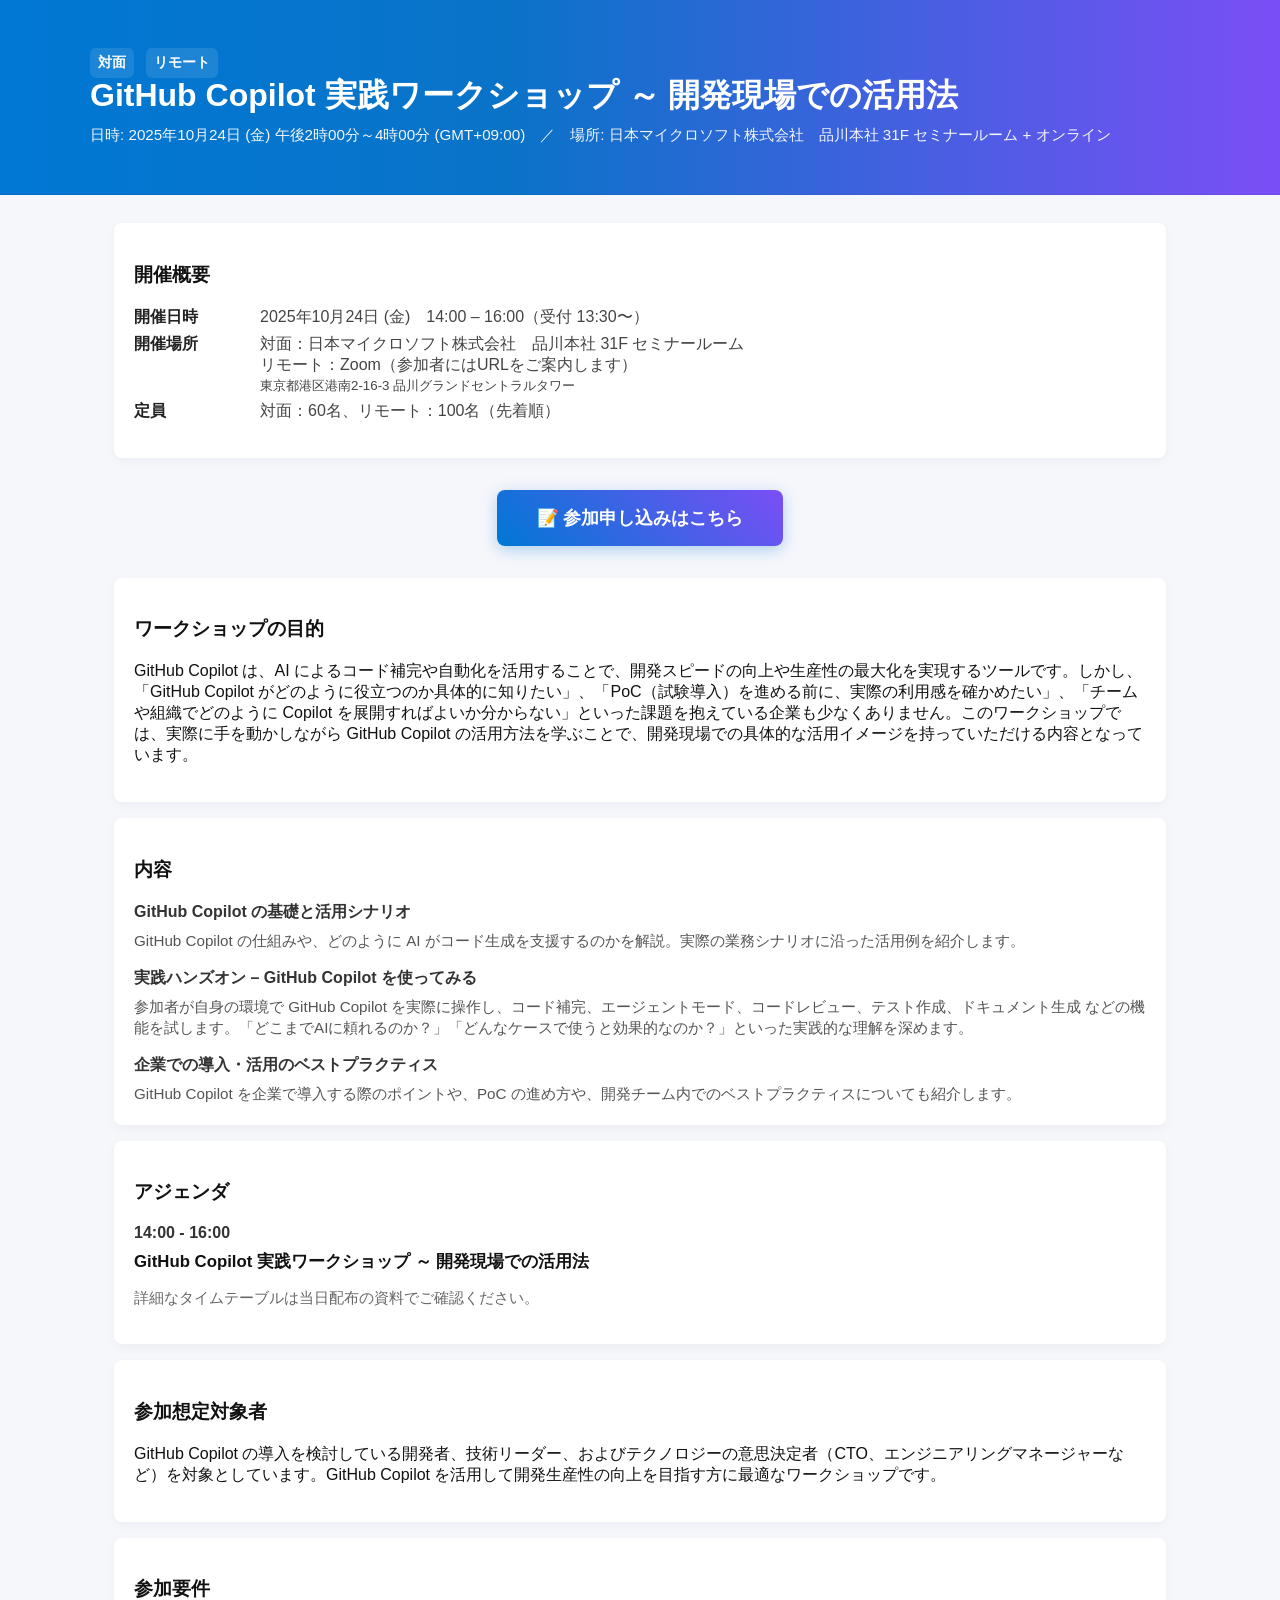
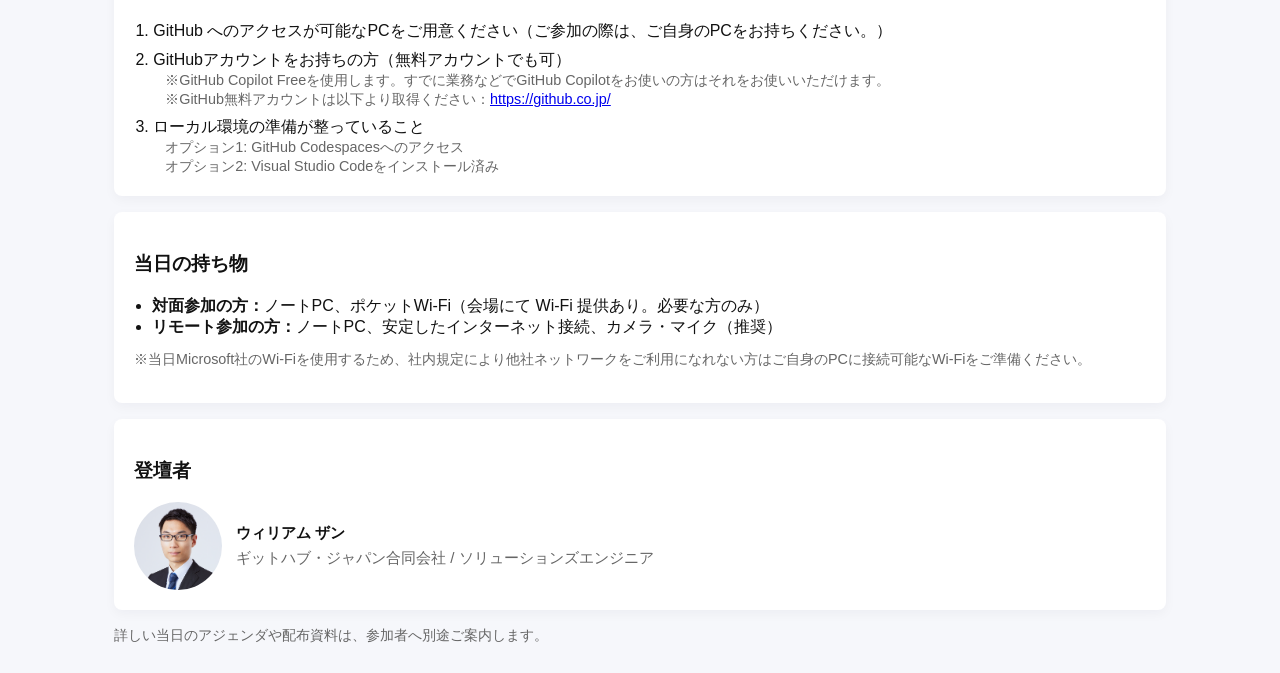
<file: registrations/20251024.html>
<!doctype html>
<html lang="ja">
<head>
  <meta charset="utf-8">
  <meta name="viewport" content="width=device-width,initial-scale=1">
  <title>GitHub Copilot 実践ワークショップ（2025/10/24）</title>
  <style>
    :root{--blue-500:#0078d4;--bg:#f6f7fb;--card:#fff}
    *{box-sizing:border-box}
    body{font-family: -apple-system, BlinkMacSystemFont, "Segoe UI", Roboto, "Hiragino Kaku Gothic ProN", "Noto Sans JP", "Yu Gothic", sans-serif;margin:0;background:var(--bg);color:#111}
    .hero{background:linear-gradient(90deg,var(--blue-500) 0%,#0a73c8 40%,#7b4ef6 100%);color:#fff;padding:48px 24px;border-bottom:1px solid rgba(0,0,0,0.06)}
    .hero .inner{max-width:1100px;margin:0 auto;display:flex;align-items:center;gap:24px}
    .hero h1{margin:0;font-size:2rem;line-height:1.1}
    .hero .meta{margin-top:12px;font-size:0.95rem;opacity:0.95}
    .container{max-width:1100px;margin:28px auto;padding:0 24px}

    .notice{background:#fff8e1;border:1px solid #ffe0a3;padding:16px;border-radius:8px;display:flex;align-items:center;gap:12px;margin-bottom:24px}
    .notice .dot{width:12px;height:12px;border-radius:50%;background:#d9534f;display:inline-block}
    .layout{display:grid;grid-template-columns:1fr;gap:24px}

    /* 左カラム（タイムライン） */
    .left{background:var(--card);padding:20px;border-radius:8px;box-shadow:0 4px 12px rgba(12,23,40,0.06)}
    .time{font-weight:600;color:#333;margin-bottom:8px}
    .event-title{font-size:1.05rem;font-weight:700;margin:6px 0}
    .muted{color:#666;font-size:0.95rem}

    /* 右カラム */
    .right section{background:var(--card);padding:20px;border-radius:8px;box-shadow:0 4px 12px rgba(12,23,40,0.04);margin-bottom:16px}
    dl{display:grid;grid-template-columns:110px 1fr;gap:6px 16px}
    dt{font-weight:700;color:#222}
    dd{margin:0;color:#444}

    .agenda-list{list-style:none;padding:0;margin:0}
    .agenda-list li{padding:10px 0;border-bottom:1px solid #f0f2f5}

    .venue small{display:block;color:#666}

    .speakers{display:flex;gap:18px;align-items:center}
    .speaker-card{display:flex;gap:14px;align-items:center}
    .speaker-card img{width:88px;height:88px;border-radius:50%;object-fit:cover}
    .speaker-info{font-size:0.95rem}
    .speaker-info .name{font-weight:700;margin-bottom:4px}
    .footer-note{font-size:0.9rem;color:#666;margin-top:6px}

    @media (max-width:800px){.layout{grid-template-columns:1fr}.hero .inner{flex-direction:column;align-items:flex-start}}
  </style>
</head>
<body>
  <header class="hero">
    <div class="inner">
      <div>
        <span style="display:inline-block;background:#ffffff1a;padding:6px 8px;border-radius:6px;font-weight:700;font-size:0.85rem">対面</span>
        <span style="display:inline-block;background:#ffffff1a;padding:6px 8px;border-radius:6px;font-weight:700;font-size:0.85rem;margin-left:8px">リモート</span>
        <h1>GitHub Copilot 実践ワークショップ ～ 開発現場での活用法</h1>
        <div class="meta">日時: 2025年10月24日 (金) 午後2時00分～4時00分 (GMT+09:00)　／　場所: 日本マイクロソフト株式会社　品川本社 31F セミナールーム + オンライン</div>
      </div>
      <div style="margin-left:auto;opacity:0.95">
        <!-- 右側の装飾的な領域（背景グラデーションで代替） -->
      </div>
    </div>
  </header>

  <main class="container">
    <div class="layout">
      <section class="right">

        <section>
          <h3>開催概要</h3>
          <dl>
            <dt>開催日時</dt>
            <dd>2025年10月24日 (金)　14:00 – 16:00（受付 13:30〜）</dd>
            <dt>開催場所</dt>
            <dd>対面：日本マイクロソフト株式会社　品川本社 31F セミナールーム<br>リモート：Zoom（参加者にはURLをご案内します）<br><small>東京都港区港南2-16-3 品川グランドセントラルタワー</small></dd>
            <dt>定員</dt>
            <dd>対面：60名、リモート：100名（先着順）</dd>
          </dl>
        </section>

        <div style="text-align:center;margin:32px 0">
          <a href="https://docs.google.com/forms/d/e/1FAIpQLSfRArY65FOCeYNx5w0-zrVf11YaTseDgek56yzC6SVsLQABfg/viewform" 
             target="_blank" 
             style="display:inline-block;background:linear-gradient(45deg,var(--blue-500),#7b4ef6);color:#fff;padding:16px 40px;border-radius:8px;text-decoration:none;font-weight:700;font-size:1.1rem;box-shadow:0 4px 16px rgba(0,120,212,0.3);transition:transform 0.2s,box-shadow 0.2s"
             onmouseover="this.style.transform='translateY(-2px)';this.style.boxShadow='0 6px 20px rgba(0,120,212,0.4)'"
             onmouseout="this.style.transform='translateY(0)';this.style.boxShadow='0 4px 16px rgba(0,120,212,0.3)'">
            📝 参加申し込みはこちら
          </a>
        </div>

        <section>
          <h3>ワークショップの目的</h3>
          <p>
            GitHub Copilot は、AI によるコード補完や自動化を活用することで、開発スピードの向上や生産性の最大化を実現するツールです。しかし、「GitHub Copilot がどのように役立つのか具体的に知りたい」、「PoC（試験導入）を進める前に、実際の利用感を確かめたい」、「チームや組織でどのように Copilot を展開すればよいか分からない」といった課題を抱えている企業も少なくありません。このワークショップでは、実際に手を動かしながら GitHub Copilot の活用方法を学ぶことで、開発現場での具体的な活用イメージを持っていただける内容となっています。
          </p>
        </section>

        <section>
          <h3>内容</h3>
          <div style="margin-bottom:16px">
            <h4 style="margin:0 0 8px;font-size:1rem;color:#333">GitHub Copilot の基礎と活用シナリオ</h4>
            <p style="margin:0;font-size:0.95rem;color:#555">GitHub Copilot の仕組みや、どのように AI がコード生成を支援するのかを解説。実際の業務シナリオに沿った活用例を紹介します。</p>
          </div>
          <div style="margin-bottom:16px">
            <h4 style="margin:0 0 8px;font-size:1rem;color:#333">実践ハンズオン – GitHub Copilot を使ってみる</h4>
            <p style="margin:0;font-size:0.95rem;color:#555">参加者が自身の環境で GitHub Copilot を実際に操作し、コード補完、エージェントモード、コードレビュー、テスト作成、ドキュメント生成 などの機能を試します。「どこまでAIに頼れるのか？」「どんなケースで使うと効果的なのか？」といった実践的な理解を深めます。</p>
          </div>
          <div>
            <h4 style="margin:0 0 8px;font-size:1rem;color:#333">企業での導入・活用のベストプラクティス</h4>
            <p style="margin:0;font-size:0.95rem;color:#555">GitHub Copilot を企業で導入する際のポイントや、PoC の進め方や、開発チーム内でのベストプラクティスについても紹介します。</p>
          </div>
        </section>

        <section>
          <h3>アジェンダ</h3>
          <div class="time">14:00 - 16:00</div>
          <div class="event-title">GitHub Copilot 実践ワークショップ ～ 開発現場での活用法</div>
          <p class="muted">詳細なタイムテーブルは当日配布の資料でご確認ください。</p>
        </section>

        <section>
          <h3>参加想定対象者</h3>
          <p>
            GitHub Copilot の導入を検討している開発者、技術リーダー、およびテクノロジーの意思決定者（CTO、エンジニアリングマネージャーなど）を対象としています。GitHub Copilot を活用して開発生産性の向上を目指す方に最適なワークショップです。
          </p>
        </section>

        <section>
          <h3>参加要件</h3>
          <ol style="margin:0;padding-left:1.2rem">
            <li style="margin-bottom:8px">GitHub へのアクセスが可能なPCをご用意ください（ご参加の際は、ご自身のPCをお持ちください。）</li>
            <li style="margin-bottom:8px">GitHubアカウントをお持ちの方（無料アカウントでも可）<br>
              <span style="margin-left:12px;font-size:0.9rem;color:#666">※GitHub Copilot Freeを使用します。すでに業務などでGitHub Copilotをお使いの方はそれをお使いいただけます。</span><br>
              <span style="margin-left:12px;font-size:0.9rem;color:#666">※GitHub無料アカウントは以下より取得ください：<a href="https://github.co.jp/" target="_blank">https://github.co.jp/</a></span>
            </li>
            <li>ローカル環境の準備が整っていること<br>
              <span style="margin-left:12px;font-size:0.9rem;color:#666">オプション1: GitHub Codespacesへのアクセス</span><br>
              <span style="margin-left:12px;font-size:0.9rem;color:#666">オプション2: Visual Studio Codeをインストール済み</span>
            </li>
          </ol>
        </section>

        <section>
          <h3>当日の持ち物</h3>
          <ul style="margin:0;padding-left:1.1rem">
            <li><strong>対面参加の方：</strong>ノートPC、ポケットWi‑Fi（会場にて Wi‑Fi 提供あり。必要な方のみ）</li>
            <li><strong>リモート参加の方：</strong>ノートPC、安定したインターネット接続、カメラ・マイク（推奨）</li>
          </ul>
          <p style="font-size:0.9rem;color:#666;margin-top:12px">
            ※当日Microsoft社のWi-Fiを使用するため、社内規定により他社ネットワークをご利用になれない方はご自身のPCに接続可能なWi-Fiをご準備ください。
          </p>
        </section>

        <section>
          <h3>登壇者</h3>
          <div class="speakers">
            <div class="speaker-card">
              <img src="speaker.jpg" alt="登壇者画像">
              <div class="speaker-info">
                <div class="name">ウィリアム ザン</div>
                <div class="muted">ギットハブ・ジャパン合同会社 / ソリューションズエンジニア</div>
              </div>
            </div>
          </div>
        </section>

        <div class="footer-note">詳しい当日のアジェンダや配布資料は、参加者へ別途ご案内します。</div>
      </section>
    </div>
  </main>
</body>
</html>
</file>
